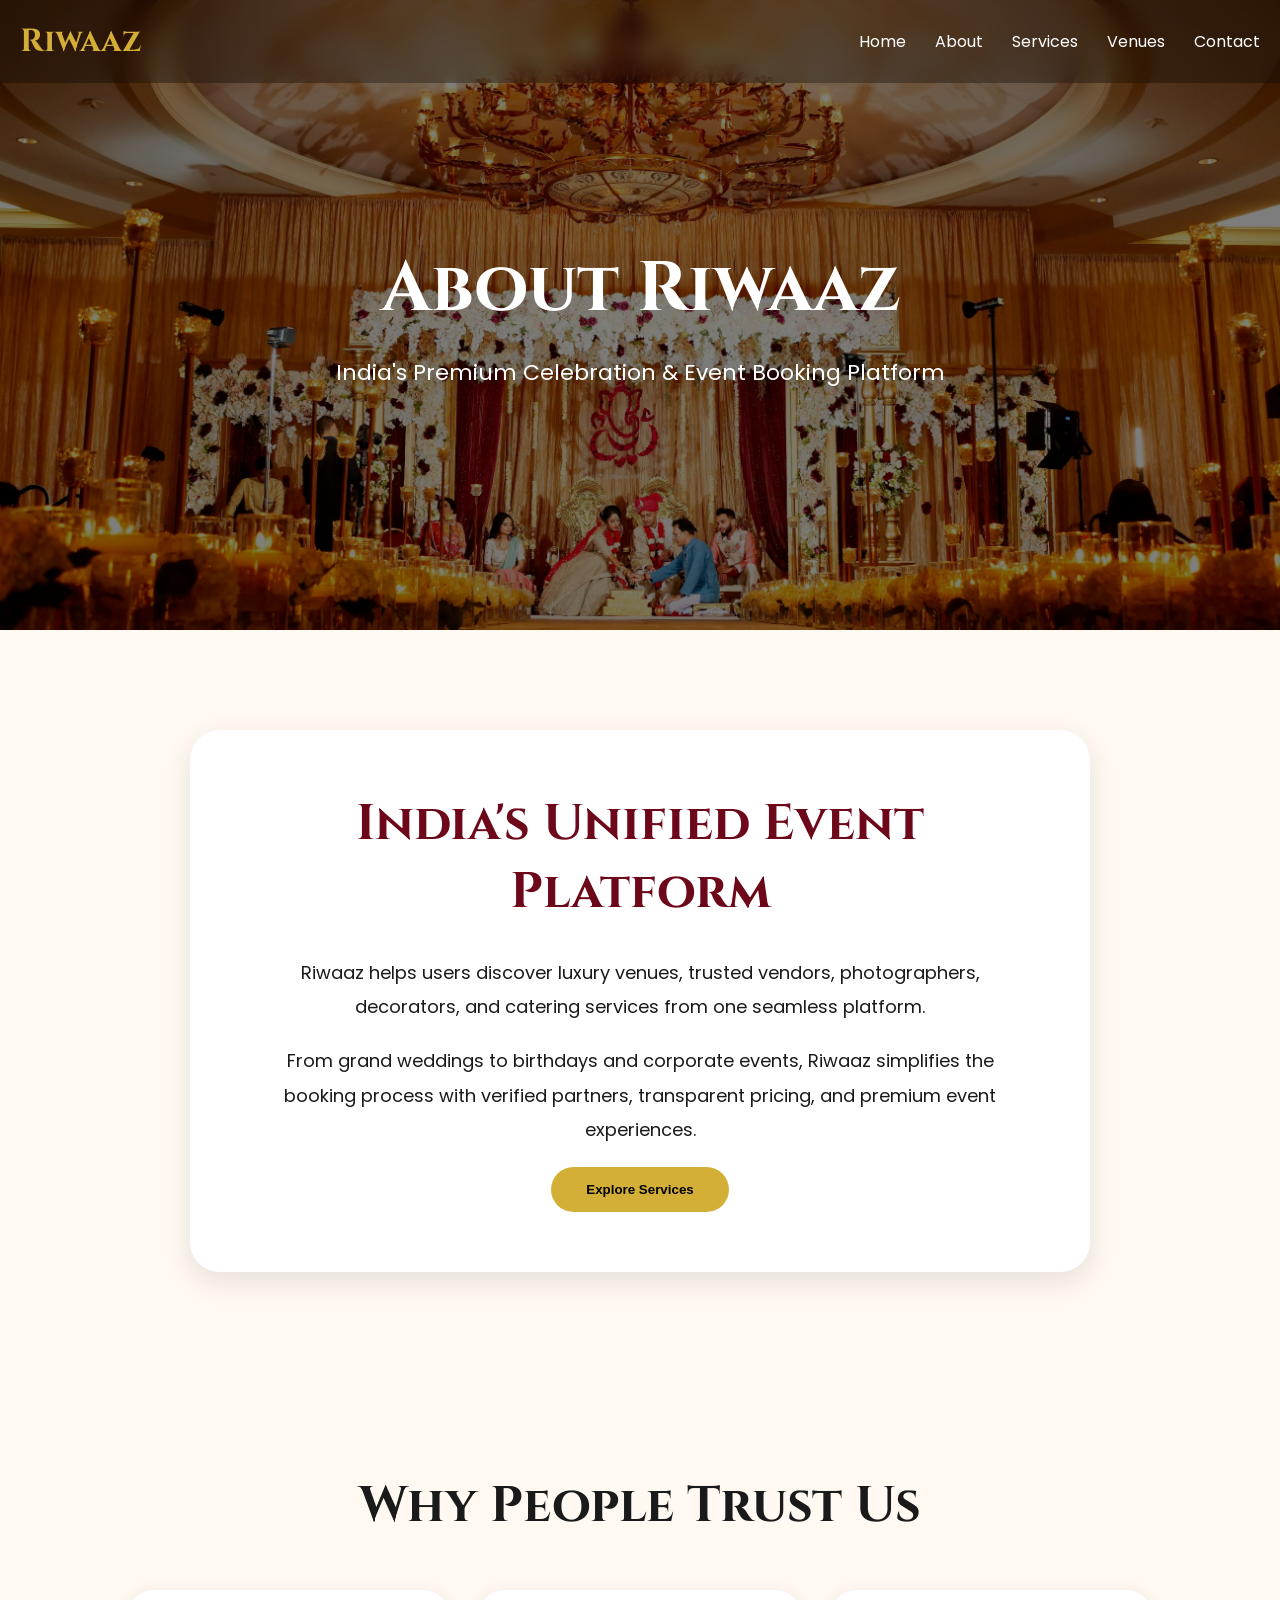
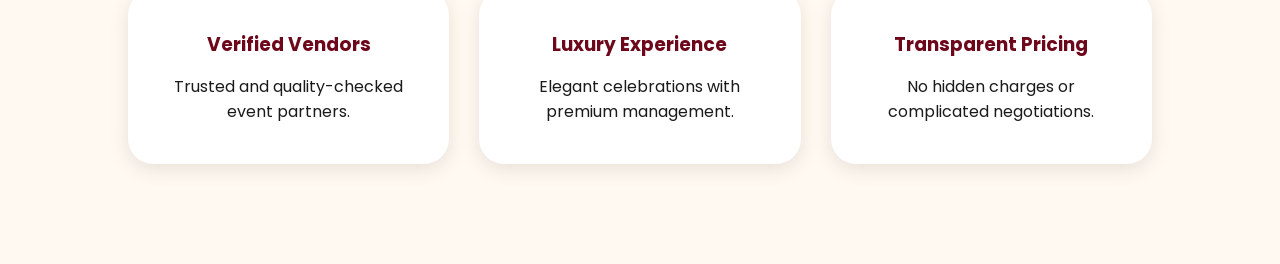
<file: pages/about/about.html>
<!DOCTYPE html>
<html lang="en">

<head>
    <meta charset="UTF-8">
    <meta name="viewport" content="width=device-width, initial-scale=1.0">

    <title>About - Riwaaz Events</title>

    <link rel="stylesheet" href="../../css/header.css">
    <link rel="stylesheet" href="./about.css">

    <link rel="preconnect" href="https://fonts.googleapis.com">
    <link
        href="https://fonts.googleapis.com/css2?family=Cinzel:wght@500;700&family=Poppins:wght@300;400;500;600&display=swap"
        rel="stylesheet">

</head>

<body>

    <!-- NAVBAR -->

    <header>
        <div class="logo-riwaaz">Riwaaz</div>
        <nav>
            <a href="../../index.html">Home</a>
            <a href="../about/about.html">About</a>
            <a href="../services/services.html">Services</a>
            <a href="../venues/venues.html">Venues</a>
            <a href="../contact/contact.html">Contact</a>
        </nav>

        <!-- MENU BUTTON -->
        <div class="menu-btn" id="menuBtn">
            <span></span>
            <span></span>
            <span></span>
        </div>

        <nav id="mobileNav">
            <a href="../../index.html">Home</a>
            <a href="../about/about.html">About</a>
            <a href="../services/services.html">Services</a>
            <a href="../venues/venues.html">Venues</a>
            <a href="../contact/contact.html">Contact</a>
        </nav>
    </header>


    <!-- BANNER -->

    <section class="page-banner">

        <div class="overlay"></div>

        <div class="banner-content">

            <h1>About Riwaaz</h1>

            <p>
                India's Premium Celebration & Event Booking Platform
            </p>

        </div>

    </section>



    <!-- ABOUT SECTION -->

    <section class="content-section">

        <div class="about-box">

            <h2>India's Unified Event Platform</h2>

            <p>
                Riwaaz helps users discover luxury venues,
                trusted vendors, photographers, decorators,
                and catering services from one seamless platform.
            </p>

            <p>
                From grand weddings to birthdays and corporate events,
                Riwaaz simplifies the booking process with verified
                partners, transparent pricing, and premium event
                experiences.
            </p>

            <a href="../services/services.html"><button>
                Explore Services
            </button></a>

        </div>

    </section>



    <!-- VALUES SECTION -->

    <section class="values-section">

        <h2>Why People Trust Us</h2>

        <div class="value-grid">

            <div class="value-card">
                <h3>Verified Vendors</h3>
                <p>Trusted and quality-checked event partners.</p>
            </div>

            <div class="value-card">
                <h3>Luxury Experience</h3>
                <p>Elegant celebrations with premium management.</p>
            </div>

            <div class="value-card">
                <h3>Transparent Pricing</h3>
                <p>No hidden charges or complicated negotiations.</p>
            </div>

        </div>

    </section>

<script src="../../js/header.js"></script>
</body>

</html>
</file>
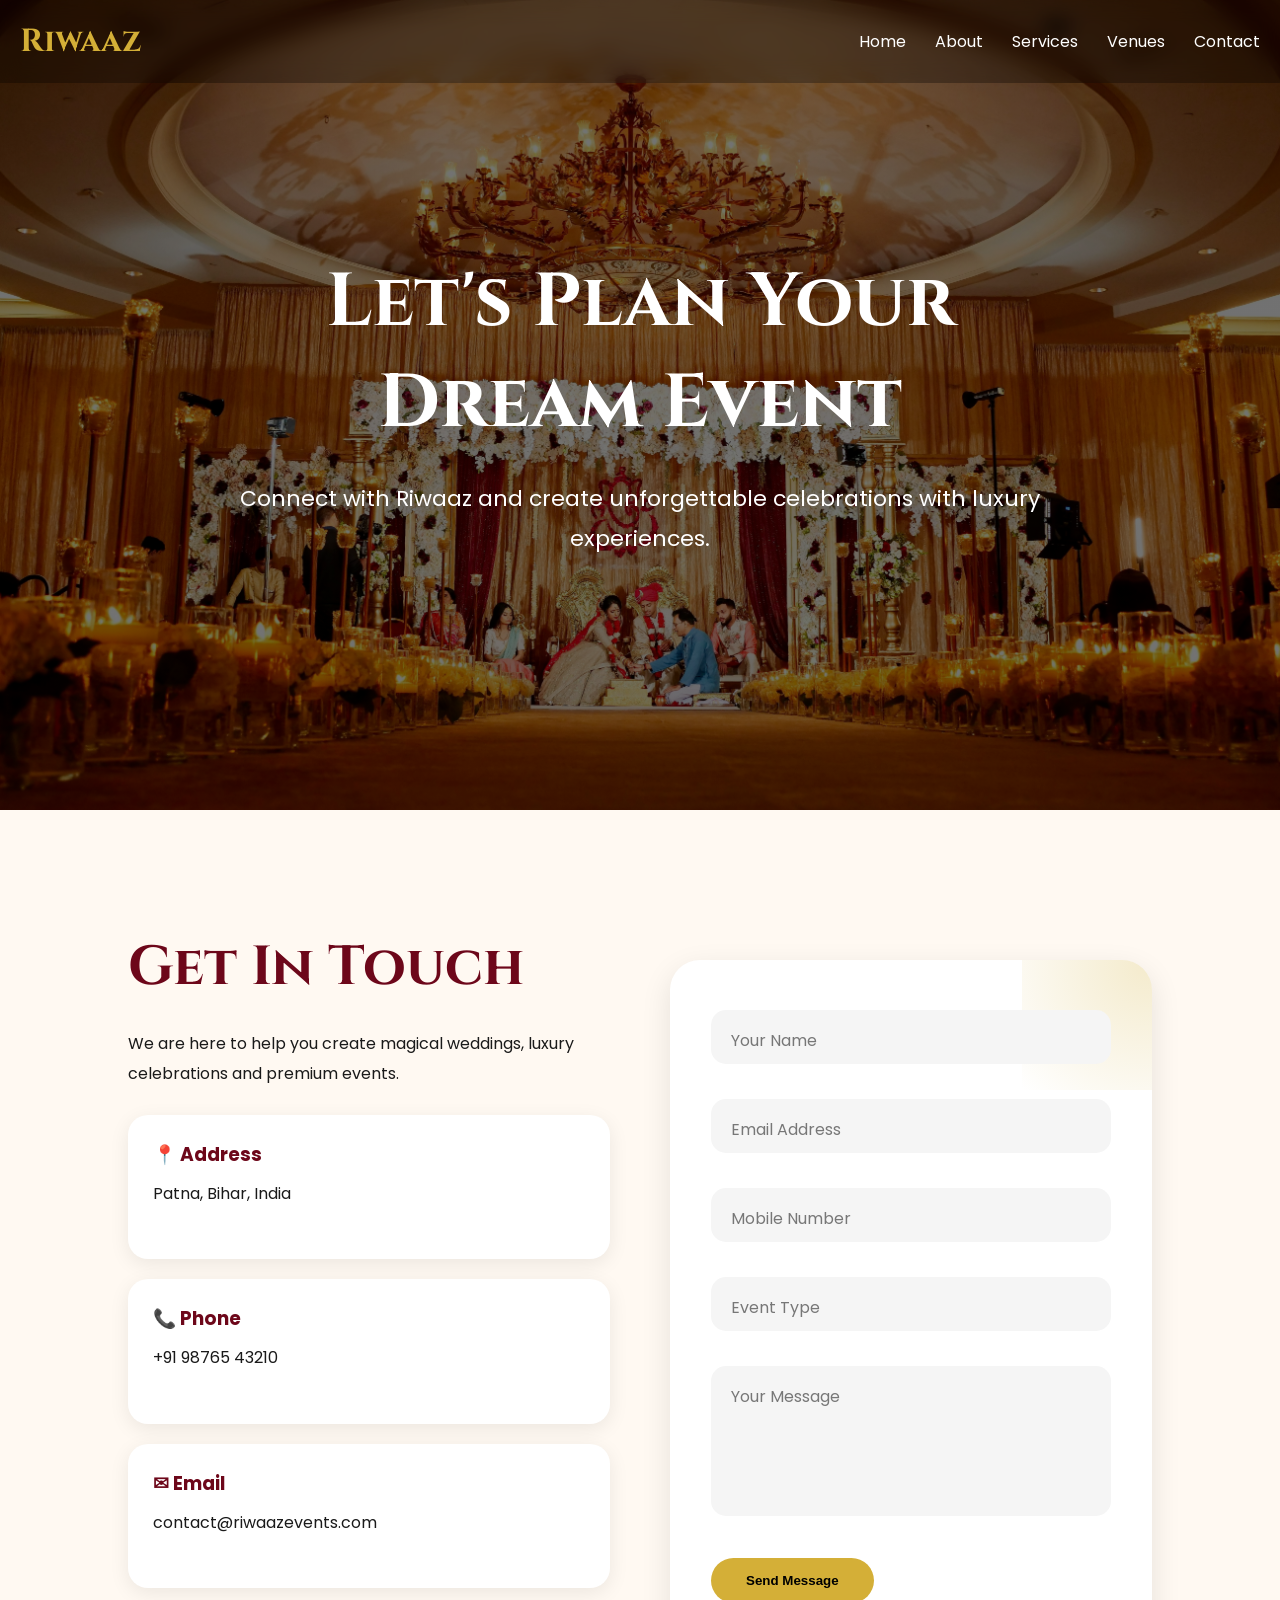
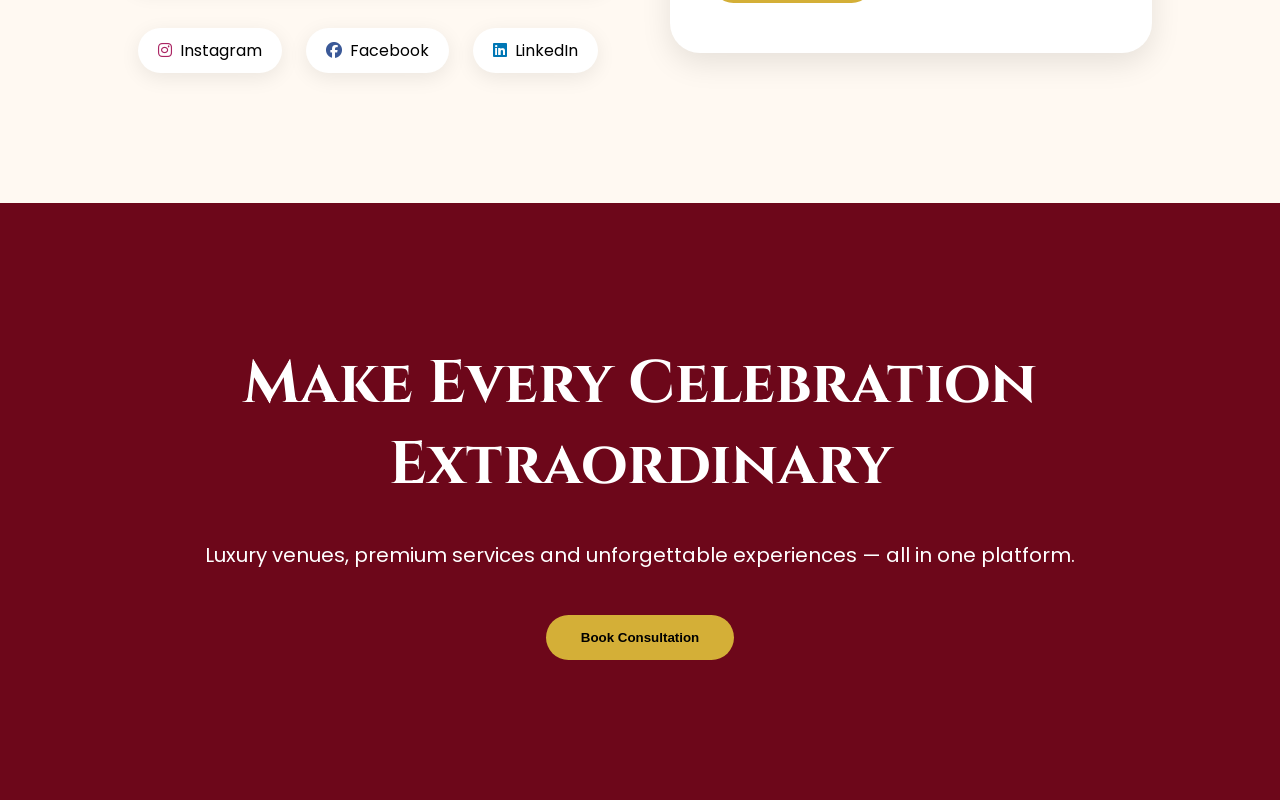
<file: pages/contact/contact.html>
<!DOCTYPE html>
<html lang="en">

<head>

    <meta charset="UTF-8">
    <meta name="viewport" content="width=device-width, initial-scale=1.0">

    <title>Contact - Riwaaz Events</title>

    <link rel="stylesheet" href="../../css/header.css">
    <link rel="stylesheet" href="./contact.css">

    <link rel="stylesheet" href="https://cdnjs.cloudflare.com/ajax/libs/font-awesome/6.5.2/css/all.min.css">
    <link rel="preconnect" href="https://fonts.googleapis.com">

    <link
        href="https://fonts.googleapis.com/css2?family=Cinzel:wght@500;700&family=Poppins:wght@300;400;500;600&display=swap"
        rel="stylesheet">

</head>

<body>


    <!-- NAVBAR -->

    <header>
        <div class="logo-riwaaz">Riwaaz</div>
        <nav>
            <a href="../../index.html">Home</a>
            <a href="../about/about.html">About</a>
            <a href="../services/services.html">Services</a>
            <a href="../venues/venues.html">Venues</a>
            <a href="contact.html">Contact</a>
        </nav>

        <!-- MENU BUTTON -->
        <div class="menu-btn" id="menuBtn">
            <span></span>
            <span></span>
            <span></span>
        </div>

        <nav id="mobileNav">
            <a href="../../index.html">Home</a>
            <a href="../about/about.html">About</a>
            <a href="../services/services.html">Services</a>
            <a href="../venues/venues.html">Venues</a>
            <a href="contact.html">Contact</a>
        </nav>
    </header>



    <!-- HERO -->

    <section class="hero">

        <div class="overlay"></div>

        <div class="hero-content">

            <h1>Let's Plan Your Dream Event</h1>

            <p>
                Connect with Riwaaz and create unforgettable
                celebrations with luxury experiences.
            </p>

        </div>

    </section>




    <!-- CONTACT SECTION -->

    <section class="contact-section" id="contact-section">


        <!-- LEFT -->

        <div class="contact-info">

            <h2>Get In Touch</h2>

            <p>
                We are here to help you create magical weddings,
                luxury celebrations and premium events.
            </p>


            <div class="info-box">
                <h3>📍 Address</h3>
                <p>
                    Patna, Bihar, India
                </p>
            </div>


            <div class="info-box">
                <h3>📞 Phone</h3>
                <p>
                    +91 98765 43210
                </p>
            </div>


            <div class="info-box">
                <h3>✉ Email</h3>
                <p>
                    contact@riwaazevents.com
                </p>
            </div>


            <div class="socials">
                <a href="#"><span><i class="fa-brands fa-instagram instaIcon"></i>&nbsp; Instagram</span></a>
                <a href="#"><span><i class="fa-brands fa-facebook facebookIcon"></i>&nbsp; Facebook</span></a>
                <a href="#"><span><i class="fa-brands fa-linkedin linkedinIcon"></i>&nbsp; LinkedIn</span></a>
            </div>

        </div>




        <!-- RIGHT -->

        <div class="contact-form">

            <form>

                <div class="input-box">

                    <input type="text" required>

                    <label>Your Name</label>

                </div>



                <div class="input-box">

                    <input type="email" required>

                    <label>Email Address</label>

                </div>

                <div class="input-box">
                    <input type="tel" required>
                    <label>Mobile Number</label>
                </div>

                <div class="input-box">

                    <input type="text" required>

                    <label>Event Type</label>

                </div>



                <div class="input-box textarea-box">

                    <textarea required></textarea>

                    <label>Your Message</label>

                </div>


                <button type="submit">
                    Send Message
                </button>

            </form>

        </div>

    </section>




    <!-- CTA -->

    <section class="cta-section">

        <div class="cta-content">

            <h2>Make Every Celebration Extraordinary</h2>

            <p>
                Luxury venues, premium services and unforgettable
                experiences — all in one platform.
            </p>

            <a href="#contact-section"><button>
                    Book Consultation
                </button></a>

        </div>

    </section>

    <script src="../../js/header.js"></script>

</body>

</html>
</file>
<file: css/header.css>
* {
    margin: 0;
    padding: 0;
    box-sizing: border-box;
}
html{
    scroll-behavior: smooth;
}

body {
    font-family: 'Poppins', sans-serif;
    background: #fff9f2;
    color: #1a1a1a;
}

header {
    width: 100vw;
    display: flex !important;
    justify-content: space-between !important;
    align-items: center !important;
    padding: 20px 20px;
    position: fixed;
    z-index: 1000;
    background: rgba(0, 0, 0, 0.3);
    backdrop-filter: blur(10px);
}

.logo-riwaaz {
    font-size: 32px;
    color: #d4af37;
    font-family: 'Cinzel', serif;
    font-weight: bold;
}

nav a {
    color: white;
    margin-left: 25px;
    text-decoration: none;
    transition: 0.3s;
}

nav a:hover {
    color: #d4af37;
}


/* MENU BUTTON */

.menu-btn {
    width: 40px;
    height: 25px;
    display: none;
    flex-direction: column;
    justify-content: space-between;
    cursor: pointer;
    z-index: 2000;
}

.menu-btn span {
    width: 100%;
    height: 4px;
    background: white;
    border-radius: 10px;
    transition: 0.4s;
}

/* ANIMATION */

.menu-btn.active span:nth-child(1) {
    transform: rotate(45deg) translateY(14px);
}

.menu-btn.active span:nth-child(2) {
    opacity: 0;
}

.menu-btn.active span:nth-child(3) {
    transform: rotate(-45deg) translateY(-14px);
}

/* MOBILE NAVBAR */
#mobileNav {
    display: none;
}

@media(max-width:720px) {
    #mobileNav {
        display: flex;
        flex-direction: column;
    }

    #mobileNav a {
        padding: 15px;
        border-bottom: 1px solid rgba(255, 255, 255, 0.1);
        display: block;
    }

    header {
        flex-direction: row;
        padding: 20px 7%;
    }

    .menu-btn {
        display: flex;
    }

    nav {
        position: absolute;
        top: 100%;
        left: 0;
        width: 100%;
        background: #6d071a;
        display: flex;
        flex-direction: column;
        text-align: center;
        overflow: hidden;

        max-height: 0;
        transition: 0.5s;
    }

    nav a {
        padding: 20px;
        margin: 0;
        border-bottom: 1px solid rgba(255, 255, 255, 0.1);
    }

    nav.active {
        max-height: 500px;
    }
}
</file>
<file: pages/about/about.css>
/* BANNER */

        .page-banner {
            height: 70vh;

            background:
                linear-gradient(rgba(0, 0, 0, 0.5),
                    rgba(0, 0, 0, 0.5)),

                url('../../images/img17.jpg');

            background-size: cover;
            background-position: center;

            display: flex;
            justify-content: center;
            align-items: center;

            text-align: center;

            position: relative;
        }

        .banner-content {
            color: white;
            z-index: 2;
        }

        .banner-content h1 {
            font-size: 70px;
            font-family: 'Cinzel', serif;
            margin-bottom: 20px;

            animation: fadeDown 1.5s ease;
        }

        .banner-content p {
            font-size: 22px;

            animation: fadeUp 1.5s ease;
        }


        /* ABOUT */

        .content-section {
            padding: 100px 10%;

            display: flex;
            justify-content: center;
            align-items: center;
        }

        .about-box {

            max-width: 900px;

            background: white;

            padding: 60px;

            border-radius: 30px;

            box-shadow: 0 10px 30px rgba(0, 0, 0, 0.1);

            text-align: center;

            transition: 0.5s;
        }

        .about-box:hover {
            transform: translateY(-10px);
        }

        .about-box h2 {
            font-size: 50px;
            font-family: 'Cinzel', serif;
            margin-bottom: 30px;
            color: #6d071a;
        }

        .about-box p {
            font-size: 18px;
            line-height: 1.9;
            margin-bottom: 20px;
        }

        button {
            padding: 15px 35px;
            border: none;
            border-radius: 50px;

            background: #d4af37;

            font-weight: bold;

            cursor: pointer;

            transition: 0.4s;
        }

        button:hover {
            transform: translateY(-5px);
            box-shadow: 0 10px 20px rgba(212, 175, 55, 0.4);
        }


        /* VALUES */

        .values-section {
            padding: 100px 10%;
            text-align: center;
        }

        .values-section h2 {
            font-size: 50px;
            margin-bottom: 50px;
            font-family: 'Cinzel', serif;
        }

        .value-grid {
            display: grid;
            grid-template-columns: repeat(auto-fit, minmax(250px, 1fr));
            gap: 30px;
        }

        .value-card {
            background: white;
            padding: 40px;
            border-radius: 25px;

            box-shadow: 0 5px 20px rgba(0, 0, 0, 0.1);

            transition: 0.5s;
        }

        .value-card:hover {
            transform: translateY(-10px);
            border: 1px solid #d4af37;
        }

        .value-card h3 {
            margin-bottom: 15px;
            color: #6d071a;
        }


        /* ANIMATIONS */

        @keyframes fadeDown {

            from {
                opacity: 0;
                transform: translateY(-50px);
            }

            to {
                opacity: 1;
                transform: translateY(0);
            }

        }

        @keyframes fadeUp {

            from {
                opacity: 0;
                transform: translateY(50px);
            }

            to {
                opacity: 1;
                transform: translateY(0);
            }

        }


        /* MOBILE */

        @media(max-width:768px) {


            .banner-content h1 {
                font-size: 45px;
            }

            .about-box h2 {
                font-size: 35px;
            }

        }
</file>
<file: pages/contact/contact.css>
/* HERO */

        .hero {

            height: 90vh;

            background:
                linear-gradient(rgba(0, 0, 0, 0.55),
                    rgba(0, 0, 0, 0.55)),

                url('../../images/img17.jpg');

            background-size: cover;
            background-position: center;

            display: flex;
            justify-content: center;
            align-items: center;

            text-align: center;
        }

        .hero-content {

            color: white;

            max-width: 850px;

            animation: fadeUp 1.5s ease;
        }

        .hero-content h1 {

            font-size: 75px;

            margin-bottom: 25px;

            font-family: 'Cinzel', serif;
        }

        .hero-content p {

            font-size: 22px;

            line-height: 1.8;
        }



        /* CONTACT SECTION */

        .contact-section {
            padding: 120px 10%;
            display: grid;
            grid-template-columns: 1fr 1fr;
            gap: 60px;
            align-items: center;
        }



        /* CONTACT INFO */

        .contact-info h2 {
            font-size: 55px;
            margin-bottom: 25px;
            color: #6d071a;
            font-family: 'Cinzel', serif;
        }

        .contact-info p {
            line-height: 1.9;
            margin-bottom: 25px;
        }

        .info-box {
            background: white;
            padding: 25px;
            margin-bottom: 20px;
            border-radius: 20px;
            box-shadow: 0 5px 20px rgba(0, 0, 0, 0.08);
            transition: 0.4s;
        }

        .info-box:hover {

            transform: translateX(5px);
            border-left: 5px solid #d4af37;
        }

        .info-box h3 {

            margin-bottom: 10px;
            color: #6d071a;
        }



        /* SOCIALS */

        .socials {
            margin-top: 30px;
        }

        .socials a{
            text-decoration: none;
            color: black;
        }

        .socials span {
            display: inline-block;
            margin: 10px;
            padding: 10px 20px;
            background: white;
            border-radius: 50px;
            box-shadow: 0 5px 20px rgba(0, 0, 0, 0.08);
            transition: 0.4s;
            cursor: pointer;
        }

        .socials span:hover {
            background: #d4af37;
            transform: translateY(-5px);
        }

        

        /* FORM */

        .contact-form {
            background: rgb(255, 255, 255);
            padding: 50px;
            border-radius: 30px;
            box-shadow: 0 10px 30px rgba(0, 0, 0, 0.1);
            position: relative;
            overflow: hidden;
            display: flex;
            flex-direction: column;
            align-items: center;
            justify-content: center;

        }

        .contact-form::before {
            content: '';
            position: absolute;
            width: 250px;
            height: 250px;
            background:
                radial-gradient(#d4af37, transparent);
            top: -120px;
            right: -120px;
            opacity: 0.25;
        }



        /* INPUT */

        .input-box {
            position: relative;
            margin-bottom: 35px;
            width: 100%;
            min-width: 400px;
        }

        .input-box input,
        .input-box textarea {
            width: 100%;
            padding: 18px;
            border: none;
            outline: none;
            background: #f5f5f5;
            border-radius: 15px;
            font-size: 16px;
        }

        .input-box textarea {
            height: 150px;
            resize: none;
        }

        .input-box label {

            position: absolute;

            left: 20px;
            top: 18px;

            color: #777;

            pointer-events: none;

            transition: 0.3s;
        }

        @media(max-width:720px) {
            .contact-form {
                margin-left: -20px;
            }

            .input-box {
                min-width: 250px;
            }
        }

        /* FLOAT LABEL */

        .input-box input:focus~label,
        .input-box input:valid~label,
        .input-box textarea:focus~label,
        .input-box textarea:valid~label {

            top: -12px;

            left: 15px;

            background: #fff9f2;

            padding: 0 10px;

            font-size: 13px;

            color: #6d071a;
        }



        /* BUTTON */

        button {

            padding: 15px 35px;

            border: none;

            border-radius: 50px;

            background: #d4af37;

            font-weight: bold;

            cursor: pointer;

            transition: 0.4s;
        }

        button:hover {

            transform: translateY(-5px);

            box-shadow: 0 10px 20px rgba(212, 175, 55, 0.4);
        }



        /* CTA */

        .cta-section {

            padding: 140px 10%;

            background: #6d071a;

            color: white;

            text-align: center;
        }

        .cta-content {

            max-width: 900px;

            margin: auto;
        }

        .cta-content h2 {

            font-size: 60px;

            margin-bottom: 30px;

            font-family: 'Cinzel', serif;
        }

        .cta-content p {

            font-size: 20px;

            line-height: 2;

            margin-bottom: 40px;
        }



        /* ANIMATION */

        @keyframes fadeUp {

            from {

                opacity: 0;

                transform: translateY(60px);
            }

            to {

                opacity: 1;

                transform: translateY(0);
            }

        }



        /* MOBILE */

        @media(max-width:900px) {

            .contact-section {

                grid-template-columns: 1fr;
            }

        }

        @media(max-width:768px) {

            .hero-content h1 {
                font-size: 50px;
            }

            .contact-info h2 {
                font-size: 40px;
            }

            .cta-content h2 {
                font-size: 40px;
            }

        }

        .instaIcon {
            color: #ab2563;
        }

        .facebookIcon {
            color: #3b5998;
        }

        .linkedinIcon {
            color: #0077B5;
        }
</file>
